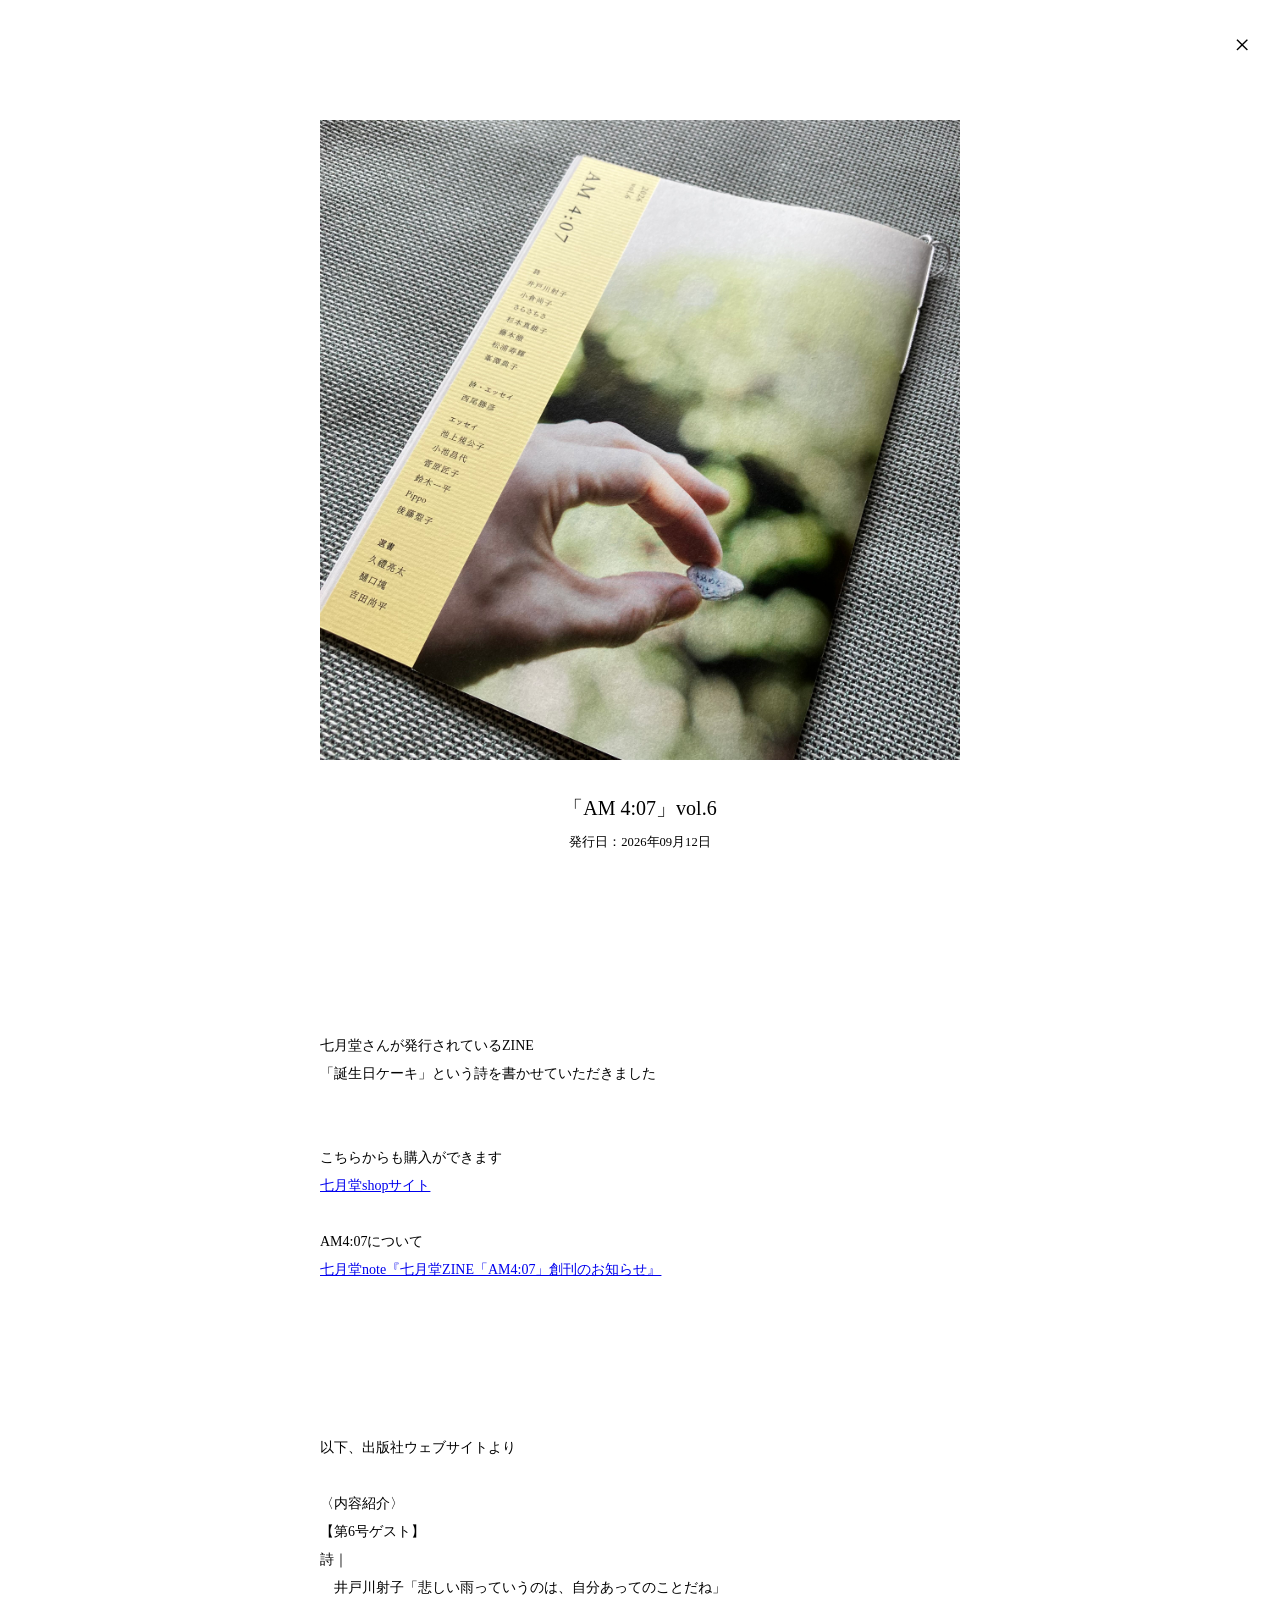
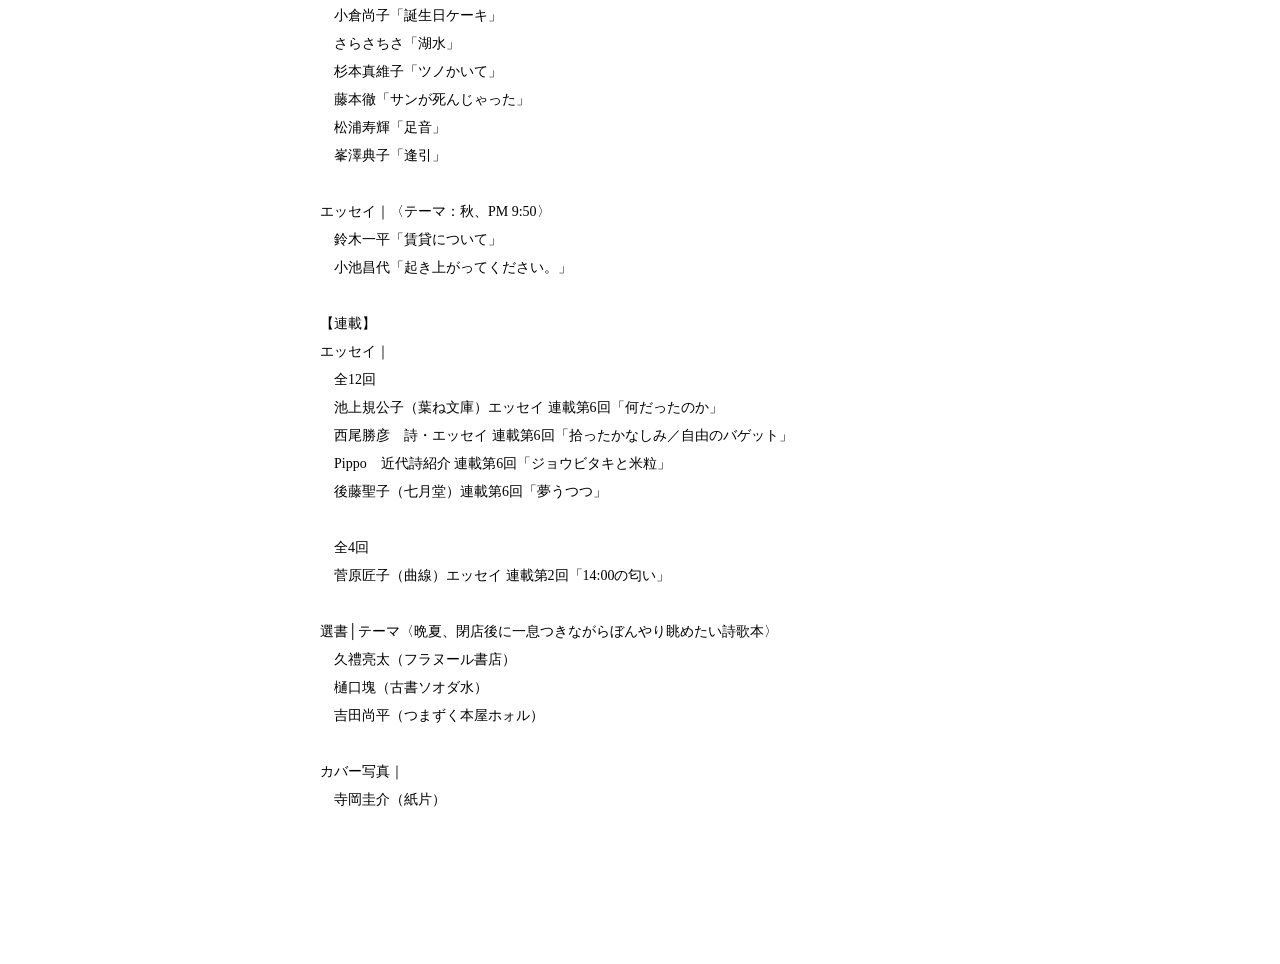
<file: AM407vol.6.html>
<!DOCTYPE html>
<html lang="ja">

<head>

    <meta charset="UTF-8">
    <meta name="viewport" content="width=device-width, initial-scale=1.0">

    <title>（寄稿）「AM 4:07」vol.6</title>

    <link rel="stylesheet" href="hpstyle.css">

    <style>

        #work-detail {
            width: 100%;
            max-width: 680px;
            margin: 0 auto;
            padding: 120px 20px 100px;
            text-align: center;
        }

        #work-detail img {
            display: block;
            width: 100%;
            height: auto;
        }

        #work-detail h2 {
            margin-top: 30px;
            margin-bottom: 5px;
        }

        .work-date {
            font-size: 0.9em;
        }

        .work-content {
            margin-top: 60px;
            text-align: left;
            line-height: 2;
        }

        #close {
            position: fixed;
            top: 20px;
            right: 30px;
            font-size: 28px;
            color: #000;
            text-decoration: none;
            z-index: 1001;
        }

    </style>

</head>


<body>


<a href="works.html" id="close">×</a>


<main id="work-detail">

    <img
        src="AM407vol.6_HP2.jpg",
        alt="「AM4:07」vol.6"
    >

     <h2>
        「AM 4:07」vol.6
    </h2>

    <div class="work-date">
        発行日：2026年09月12日
    </div>


    <div class="work-content">

        <p>
    <br>
    七月堂さんが発行されているZINE<br>
    「誕生日ケーキ」という詩を書かせていただきました<br>
<br>
<br>
こちらからも購入ができます<br>
<a href="https://shichigatsud.buyshop.jp/items/154673956" target="_blank">
    七月堂shopサイト
</a><br>
<br>
AM4:07について<br>
<a href="https://note.com/shichigatsudo/n/n3f6b8f057414" target="_blank">
    七月堂note『七月堂ZINE「AM4:07」創刊のお知らせ』
</a>
        </p>

        <p>
            以下、出版社ウェブサイトより<br>
            <br>
            〈内容紹介〉<br>
【第6号ゲスト】<br>
詩｜<br>
　井戸川射子「悲しい雨っていうのは、自分あってのことだね」<br>
　小倉尚子「誕生日ケーキ」<br>
　さらさちさ「湖水」<br>
　杉本真維子「ツノかいて」<br>
　藤本徹「サンが死んじゃった」<br>
　松浦寿輝「足音」<br>
　峯澤典子「逢引」<br>
<br>
エッセイ｜〈テーマ：秋、PM 9:50〉<br>
　鈴木一平「賃貸について」<br>
　小池昌代「起き上がってください。」<br>
<br>
【連載】<br>
エッセイ｜<br>
　全12回<br>
　池上規公子（葉ね文庫）エッセイ 連載第6回「何だったのか」<br>
　西尾勝彦　詩・エッセイ 連載第6回「拾ったかなしみ／自由のバゲット」<br>
　Pippo　近代詩紹介 連載第6回「ジョウビタキと米粒」<br>
　後藤聖子（七月堂）連載第6回「夢うつつ」<br>
<br>
　全4回<br>
　菅原匠子（曲線）エッセイ 連載第2回「14:00の匂い」<br>
<br>
選書│テーマ〈晩夏、閉店後に一息つきながらぼんやり眺めたい詩歌本〉<br>
　久禮亮太（フラヌール書店）<br>
　樋口塊（古書ソオダ水）<br>
　吉田尚平（つまずく本屋ホォル）<br>
<br>
カバー写真｜<br>
　寺岡圭介（紙片）　
        </p>

    </div>

</main>


</body>

</html>
</file>
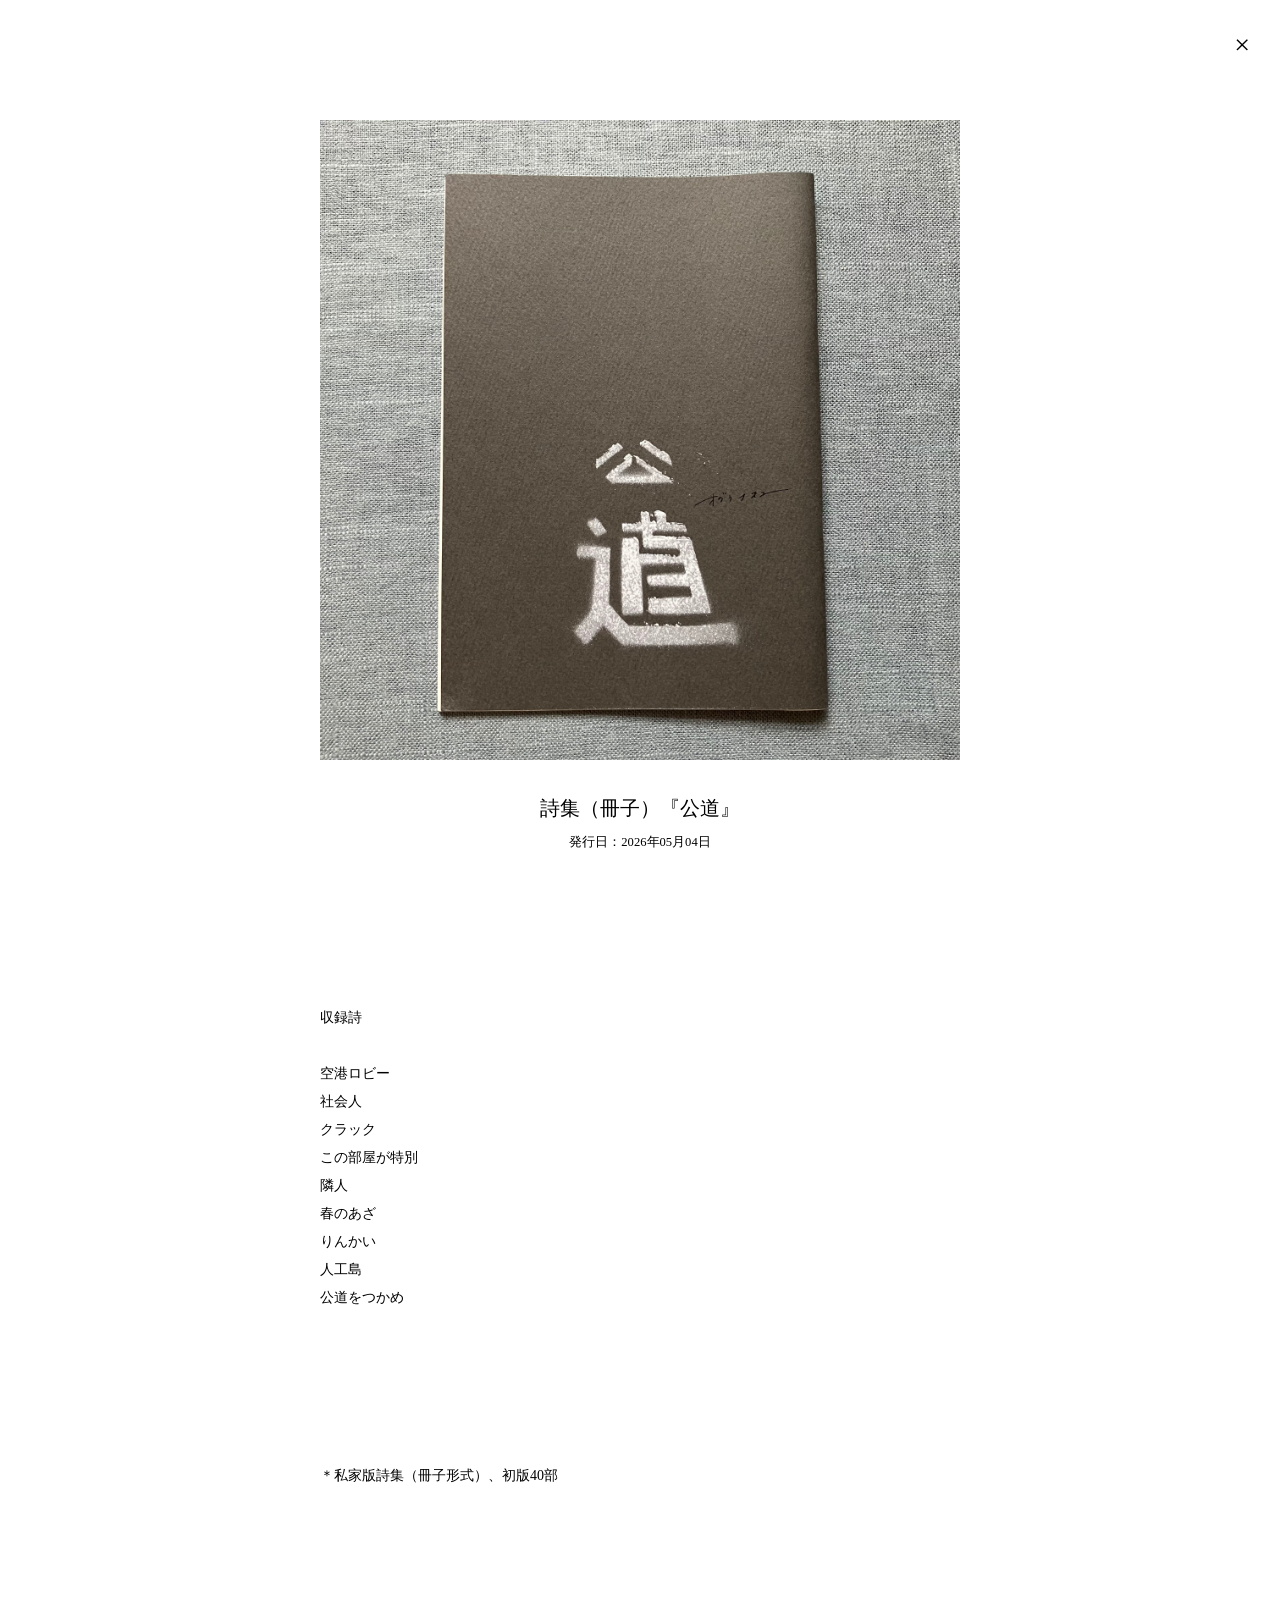
<file: kodo.html>
<!DOCTYPE html>
<html lang="ja">

<head>

    <meta charset="UTF-8">
    <meta name="viewport" content="width=device-width, initial-scale=1.0">

    <title>詩集（冊子）『公道』</title>

    <link rel="stylesheet" href="hpstyle.css">

    <style>

        #work-detail {
            width: 100%;
            max-width: 680px;
            margin: 0 auto;
            padding: 120px 20px 100px;
            text-align: center;
        }

        #work-detail img {
            display: block;
            width: 100%;
            height: auto;
        }

        #work-detail h2 {
            margin-top: 30px;
            margin-bottom: 5px;
        }

        .work-date {
            font-size: 0.9em;
        }

        .work-content {
            margin-top: 60px;
            text-align: left;
            line-height: 2;
        }

        #close {
            position: fixed;
            top: 20px;
            right: 30px;
            font-size: 28px;
            color: #000;
            text-decoration: none;
            z-index: 1001;
        }

    </style>

</head>


<body>


<a href="book visuals.html" id="close">×</a>


<main id="work-detail">

    <img
        src="公道_HP.jpg",
        alt="公道"
    >

     <h2>
        詩集（冊子）『公道』
    </h2>

    <div class="work-date">
        発行日：2026年05月04日
    </div>


    <div class="work-content">

        <p>
    収録詩<br>
<br>
空港ロビー<br>
社会人<br>
クラック<br>
この部屋が特別<br>
隣人<br>
春のあざ<br>
りんかい<br>
人工島<br>
公道をつかめ<br>
        </p>

        <p>
            ＊私家版詩集（冊子形式）、初版40部
        </p>

    </div>

</main>


</body>

</html>
</file>
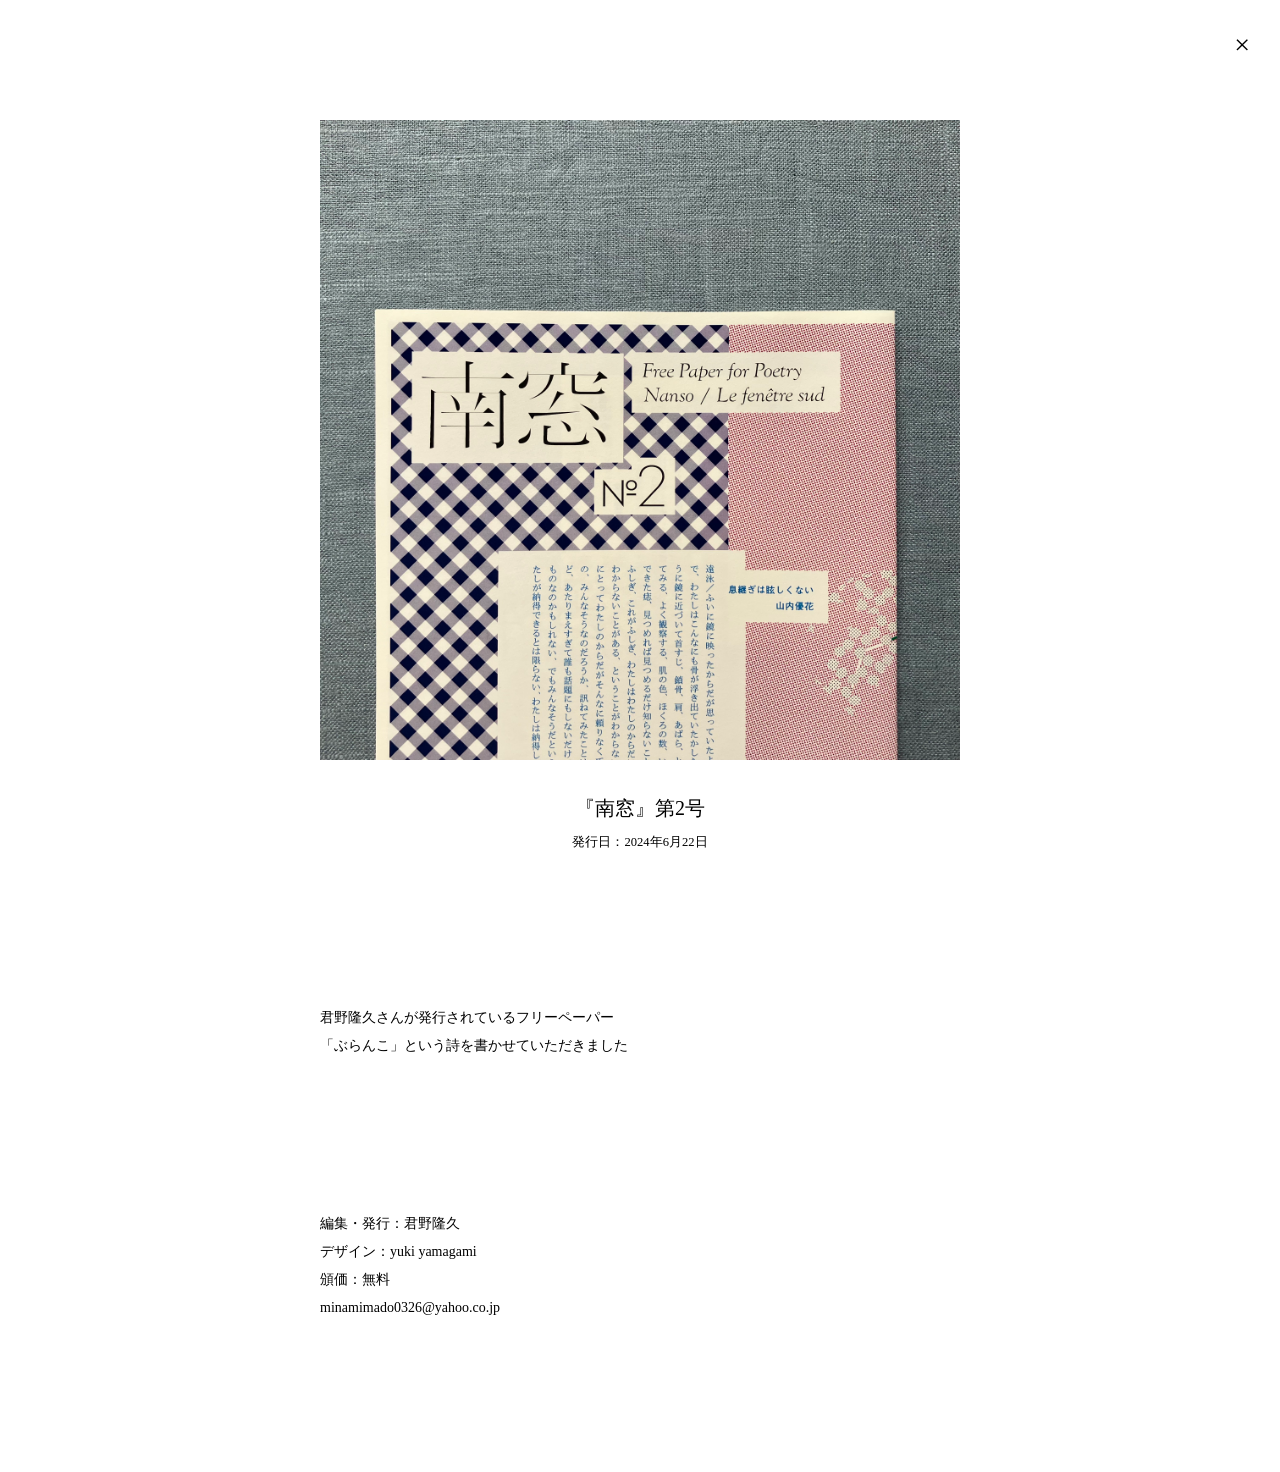
<file: nanso2.html>
<!DOCTYPE html>
<html lang="ja">

<head>

    <meta charset="UTF-8">
    <meta name="viewport" content="width=device-width, initial-scale=1.0">

    <title>（寄稿）『南窓』第2号</title>

    <link rel="stylesheet" href="hpstyle.css">

    <style>

        #work-detail {
            width: 100%;
            max-width: 680px;
            margin: 0 auto;
            padding: 120px 20px 100px;
            text-align: center;
        }

        #work-detail img {
            display: block;
            width: 100%;
            height: auto;
        }

        #work-detail h2 {
            margin-top: 30px;
            margin-bottom: 5px;
        }

        .work-date {
            font-size: 0.9em;
        }

        .work-content {
            margin-top: 60px;
            text-align: left;
            line-height: 2;
        }

        #close {
            position: fixed;
            top: 20px;
            right: 30px;
            font-size: 28px;
            color: #000;
            text-decoration: none;
            z-index: 1001;
        }

    </style>

</head>


<body>


<a href="works.html" id="close">×</a>


<main id="work-detail">

    <img
        src="南窓2_HP1.jpg",
        alt="南窓2_HP1"
    >

     <h2>
        『南窓』第2号
    </h2>

    <div class="work-date">
        発行日：2024年6月22日
    </div>


    <div class="work-content">

        <p>
    君野隆久さんが発行されているフリーペーパー<br>
    「ぶらんこ」という詩を書かせていただきました<br>
        </p>

        <p>
            編集・発行：君野隆久<br>
            デザイン：yuki yamagami<br>
            頒価：無料<br>
            minamimado0326@yahoo.co.jp
        </p>

    </div>

</main>


</body>

</html>
</file>
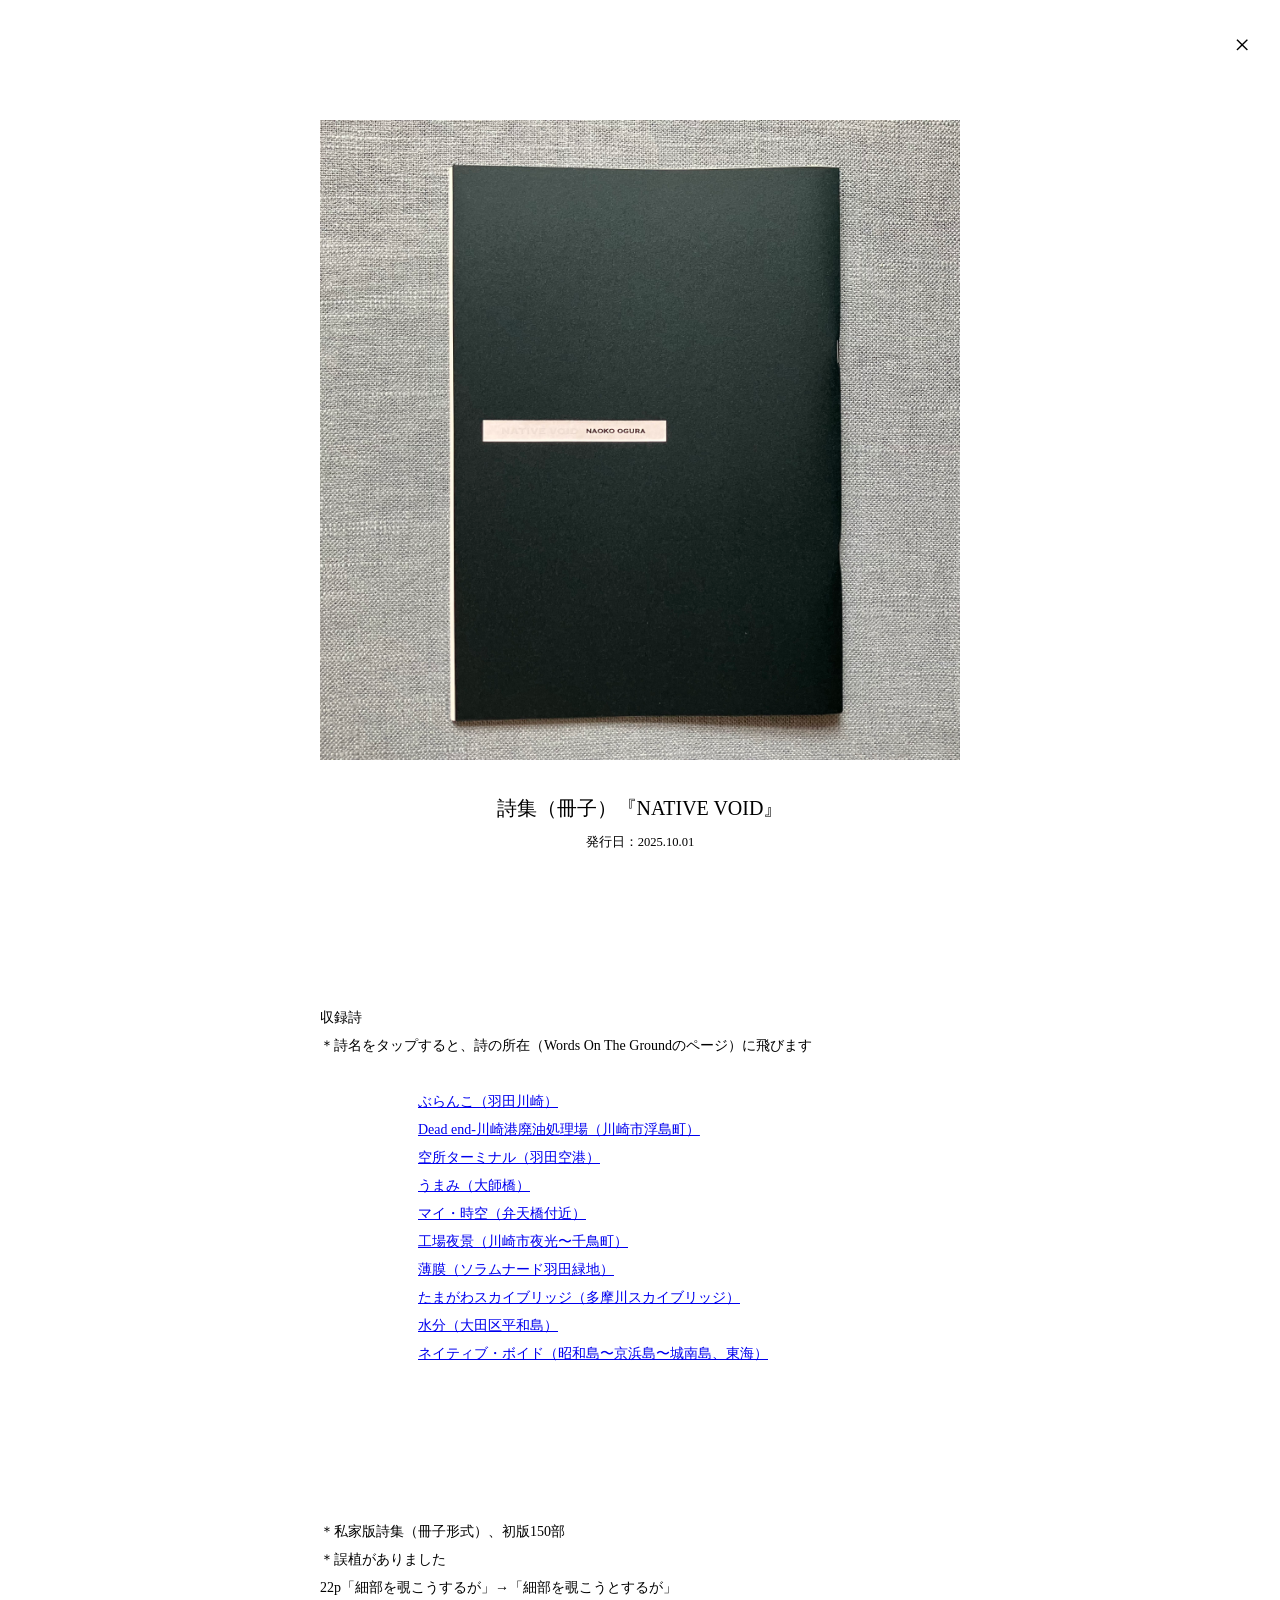
<file: NATIVE VOID.html>
<!DOCTYPE html>
<html lang="ja">

<head>

    <meta charset="UTF-8">
    <meta name="viewport" content="width=device-width, initial-scale=1.0">

    <title>詩集（冊子）『NATIVE VOID』</title>

    <link rel="stylesheet" href="hpstyle.css">

    <style>

        #work-detail {
            width: 100%;
            max-width: 680px;
            margin: 0 auto;
            padding: 120px 20px 100px;
            text-align: center;
        }

        #work-detail img {
            display: block;
            width: 100%;
            height: auto;
        }

        #work-detail h2 {
            margin-top: 30px;
            margin-bottom: 5px;
        }

        .work-date {
            font-size: 0.9em;
        }

        .work-content {
            margin-top: 60px;
            text-align: left;
            line-height: 2;
        }

        #close {
            position: fixed;
            top: 20px;
            right: 30px;
            font-size: 28px;
            color: #000;
            text-decoration: none;
            z-index: 1001;
        }

    </style>

</head>


<body>


<a href="book visuals.html" id="close">×</a>


<main id="work-detail">

    <img
        src="NATIVE VOID_HP.jpg"
        alt="詩集（冊子）『NATIVE VOID』"
    >

    <h2>
        詩集（冊子）『NATIVE VOID』
    </h2>

    <div class="work-date">
        発行日：2025.10.01
    </div>


    <div class="work-content">

        <p>
    収録詩<br>
    ＊詩名をタップすると、詩の所在（Words On The Groundのページ）に飛びます<br>
            <br>
　　　　　　　<a href="words on the ground.html?spot=buranko">ぶらんこ（羽田川崎）</a><br>
　　　　　　　<a href="words on the ground.html?spot=deadend">Dead end-川崎港廃油処理場（川崎市浮島町）</a><br>
　　　　　　　<a href="words on the ground.html?spot=kusyoterminal">空所ターミナル（羽田空港）</a><br>
　　　　　　　<a href="words on the ground.html?spot=umami">うまみ（大師橋）</a><br>
　　　　　　　<a href="words on the ground.html?spot=myjiku">マイ・時空（弁天橋付近）</a><br>
　　　　　　　<a href="words on the ground.html?spot=koujyoyakei">工場夜景（川崎市夜光〜千鳥町）</a><br>
　　　　　　　<a href="words on the ground.html?spot=hakumaku">薄膜（ソラムナード羽田緑地）</a><br>
　　　　　　　<a href="words on the ground.html?spot=tamagawaskybridge">たまがわスカイブリッジ（多摩川スカイブリッジ）</a><br>
　　　　　　　<a href="words on the ground.html?spot=suibun">水分（大田区平和島）</a><br>
　　　　　　　<a href="words on the ground.html?spot=nativevoid">ネイティブ・ボイド（昭和島〜京浜島〜城南島、東海）</a><br>
        </p>

        <p>
            ＊私家版詩集（冊子形式）、初版150部<br>
            ＊誤植がありました<br>
            22p「細部を覗こうするが」→「細部を覗こうとするが」

        </p>

    </div>

</main>


</body>

</html>
</file>
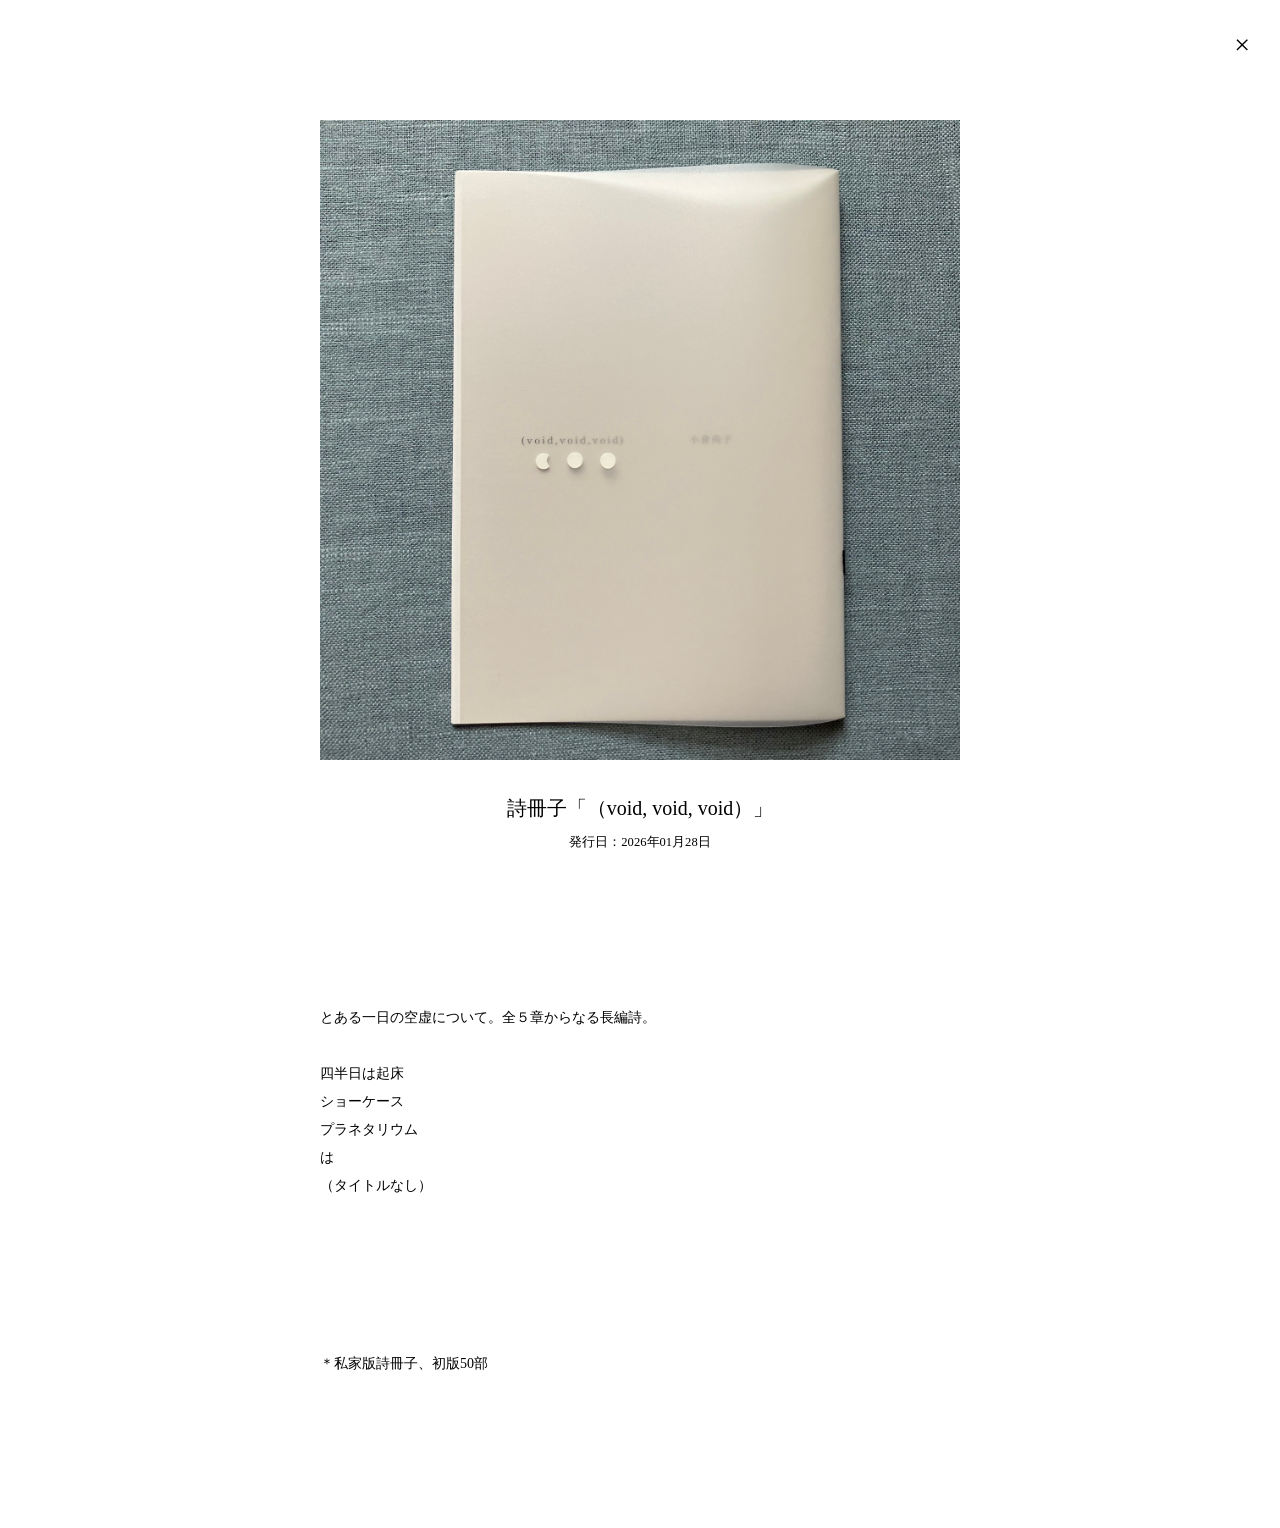
<file: voidvoidvoid.html>
<!DOCTYPE html>
<html lang="ja">

<head>

    <meta charset="UTF-8">
    <meta name="viewport" content="width=device-width, initial-scale=1.0">

    <title>詩冊子「（void, void, void）」</title>

    <link rel="stylesheet" href="hpstyle.css">

    <style>

        #work-detail {
            width: 100%;
            max-width: 680px;
            margin: 0 auto;
            padding: 120px 20px 100px;
            text-align: center;
        }

        #work-detail img {
            display: block;
            width: 100%;
            height: auto;
        }

        #work-detail h2 {
            margin-top: 30px;
            margin-bottom: 5px;
        }

        .work-date {
            font-size: 0.9em;
        }

        .work-content {
            margin-top: 60px;
            text-align: left;
            line-height: 2;
        }

        #close {
            position: fixed;
            top: 20px;
            right: 30px;
            font-size: 28px;
            color: #000;
            text-decoration: none;
            z-index: 1001;
        }

    </style>

</head>


<body>


<a href="book visuals.html" id="close">×</a>


<main id="work-detail">

    <img
        src="voidvoidvoid_HP.jpg",
        alt="voidvoidvoid"
    >

     <h2>
        詩冊子「（void, void, void）」
    </h2>

    <div class="work-date">
        発行日：2026年01月28日
    </div>


    <div class="work-content">

        <p>
    とある一日の空虚について。全５章からなる長編詩。<br>
<br>
四半日は起床<br>
ショーケース<br>
プラネタリウム<br>
は<br>
（タイトルなし）<br>
        </p>

        <p>
            ＊私家版詩冊子、初版50部
        </p>

    </div>

</main>


</body>

</html>
</file>
<file: hpstyle.css>
* {
    box-sizing: border-box;
}


html {
    margin: 0;
    padding: 0;
}


body {
    margin: 0;
    padding: 0;

    background: #fff;
    color: #000;

    font-family:
        "Yu Mincho",
        "YuMincho",
        serif;

    font-size: 14px;
    line-height: 1.8;
}


/* header */

header {
    position: fixed;
    top: 0;
    left: 0;

    width: 100%;

    padding: 20px 30px;

    display: flex;
    justify-content: space-between;
    align-items: center;

    background: #fff;

    z-index: 1000;
}


/* name */

.name {
    color: #000;
    text-decoration: none;

    font-family:
        "Yu Mincho",
        "YuMincho",
        serif;

    font-size: 15px;
    font-weight: normal;
    letter-spacing: 0.25em;

    white-space: nowrap;
}


/* menu button */

.menu-button {
    width: 44px;
    height: 44px;

    margin: 0;
    padding: 0;

    border: none;
    background: none;

    color: #000;

    font-family:
        "Hiragino Sans",
        sans-serif;

    font-size: 24px;
    font-weight: lighter;
    line-height: 1;

    cursor: pointer;
}

.container {
    width: calc(100% - 40px);
    max-width: 680px;

    margin: 0 auto;

    padding-top: 100px;
    padding-bottom: 100px;
}


/* topの設定 */

.top-image {
    width: 100%;
}


.top-image img {
    display: block;

    width: 100%;
    height: auto;
}


/* image,information,words...margin */

.information {
    margin-top: 100px;
}


.top-words {
    margin-top: 60px;
}


/* headings */

h2 {
    margin: 0 0 35px 0;

    font-family:
        "Yu Mincho",
        "YuMincho",
        serif;

    font-size: 20px;
    font-weight: normal;
    line-height: 1.8;
}


/* contents */

.information-list p,
.words-list p {
    margin: 0;
    padding: 0;
}

/* menu */

.menu {
    position: fixed;
    top: 0;
    left: 0;

    width: 100%;
    height: 100vh;

    display: none;
    flex-direction: column;
    justify-content: center;
    align-items: center;
    gap: 24px;

    background: #fff;

    z-index: 900;
}


.menu.open {
    display: flex;
}


.menu a {
    color: #000;
    text-decoration: none;

    font-family:
        "Yu Mincho",
        "YuMincho",
        serif;

    font-size: 14px;
    font-weight: normal;
}

.social-links {
    display: flex;
    flex-direction: column;
    justify-content: center;
    align-items: center;
    gap: 24px;
    width: 100%;
    margin-top: 16px;
}

.social-links img {
    display: block;
    object-fit: contain;
}

.social-links a:first-child img {
    width: 18px;
    height: 15px;
}

.social-links a:last-child img {
    width: 200px;
    height: 22px;
}

/* topの設定ここまで */

/* worksの設定 */
/* worksの設定ここまで */
/* words on the groundの設定 */
p {
    margin-top: 150px;
    margin-bottom: 50px;
}
/* words on the groundの設定ここまで */

/* aboutの設定 */
/* aboutの設定ここまで */
</file>
